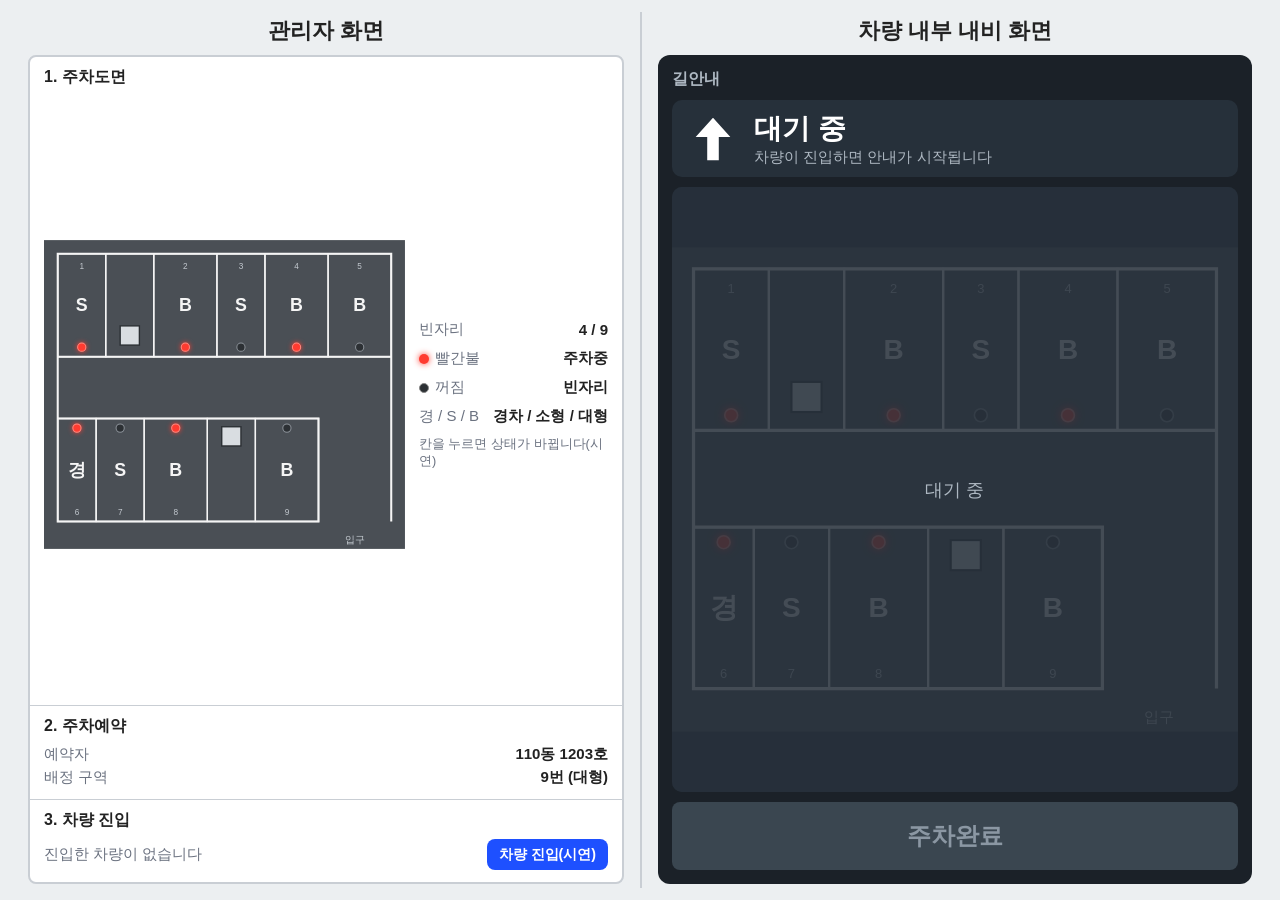
<file: parking/주차 안내 시스템 (관리자 _ 차량 내비 분할 예시).html>
<!DOCTYPE html>
<html lang="ko">
<head>
<meta charset="utf-8">
<meta name="viewport" content="width=device-width, initial-scale=1, viewport-fit=cover">
<title>주차 안내 시스템</title>
<style>
:root{box-sizing:border-box;padding-top:env(safe-area-inset-top,0px);padding-bottom:env(safe-area-inset-bottom,0px);--bg:#eceff1;--card:#fff;--ink:#222;--sub:#6b7280;--line:#c9ced4;--road:#4a4f55;--blue:#1e50ff}
html{scroll-padding-top:env(safe-area-inset-top,0px);height:100%}
@media (prefers-color-scheme:dark){:root:not([data-theme="light"]){--bg:#15181b;--card:#20252a;--ink:#e8e8e8;--sub:#9aa3ad;--line:#3a424a}}
:root[data-theme="dark"]{--bg:#15181b;--card:#20252a;--ink:#e8e8e8;--sub:#9aa3ad;--line:#3a424a}
*{box-sizing:border-box}
body{margin:0;height:100%;overflow:hidden;background:var(--bg);color:var(--ink);font-family:"Noto Sans KR","Malgun Gothic",sans-serif}
.frame{height:100%;padding:12px;display:grid;grid-template-columns:1fr 1fr}
.pane{min-height:0;display:flex;flex-direction:column;gap:10px;padding:4px 16px}
.pane+.pane{border-left:2px solid var(--line)}
h1{font-size:clamp(16px,2.4vh,22px);margin:0;text-align:center}
.box{flex:1;min-height:0;display:flex;flex-direction:column;border:2px solid var(--line);border-radius:8px;background:var(--card)}
.sec{padding:10px 14px;border-top:1px solid var(--line);font-size:clamp(12px,1.9vh,15px)}
.sec:first-child{border-top:0}
.sec h2{font-size:clamp(13px,2vh,16px);margin:0 0 6px}
.s1{flex:1;min-height:0;display:flex;flex-direction:column}
.s1 .in{flex:1;min-height:0;display:flex;gap:14px}
.s1 svg{height:100%;width:auto;max-width:64%;flex:none;border-radius:6px}
.side{display:flex;flex-direction:column;gap:6px;justify-content:center;flex:1}
.row{display:flex;justify-content:space-between;align-items:center;gap:8px;padding:2px 0}
.row span{color:var(--sub)}
.dot{display:inline-block;width:10px;height:10px;border-radius:50%;margin-right:6px;vertical-align:-1px}
.dot.r{background:#ff3b30;box-shadow:0 0 6px #ff3b30}
.dot.o{background:#2c3034;border:1px solid #888}
.hide{display:none}
/* 주차장 도면 */
.wall{fill:none;stroke:#f5f5f5;stroke-width:3}
.bay{fill:none;stroke:#f5f5f5;stroke-width:2}
.ty{font-size:26px;font-weight:700;fill:#f5f5f5;text-anchor:middle;dominant-baseline:central}
.no{font-size:12px;fill:#c3c9cf;text-anchor:middle}
.pil{fill:#d9dde1;stroke:#2b2f33;stroke-width:2}
.ledc{fill:#2c3034;stroke:#8a9097;stroke-width:1.5}
.occ .ledc{fill:#ff3b30;stroke:#ff8a80;filter:drop-shadow(0 0 4px #ff3b30)}
.b{cursor:pointer}
.b .fill{fill:transparent}
.guide .tg .fill{fill:rgba(77,163,255,.28)}
.guide .tg .bay{stroke:#4da3ff;stroke-width:4}
.route{display:none;fill:none;stroke:#4da3ff;stroke-width:8;stroke-linecap:round;stroke-linejoin:round}
.head{display:none;fill:#4da3ff}
.guide .route,.guide .head{display:block}
.ent{font-size:14px;fill:#c3c9cf;text-anchor:middle}
button{font:inherit;cursor:pointer;border:0;border-radius:8px;background:var(--blue);color:#fff;font-weight:700}
button:focus-visible{outline:3px solid #8aa8ff;outline-offset:2px}
.sim{padding:6px 12px;font-size:.95em}
.sim.alt{background:var(--line);color:var(--ink)}
/* 차량 내비 */
.car{flex:1;min-height:0;display:flex;flex-direction:column;gap:10px;background:#1b2128;color:#fff;border-radius:12px;padding:14px}
.car h2{margin:0;font-size:clamp(13px,2vh,16px);color:#aeb8c2}
.turn{display:flex;align-items:center;gap:14px;background:#26303a;border-radius:10px;padding:10px 14px}
.turn svg{width:clamp(36px,6vh,56px);height:clamp(36px,6vh,56px);flex:none}
.turn strong{font-size:clamp(18px,3.4vh,28px);display:block}
.turn span{color:#aeb8c2;font-size:clamp(12px,1.9vh,15px)}
.nav{flex:1;min-height:0;background:#26303a;border-radius:10px;position:relative;display:flex;justify-content:center}
.nav svg{height:100%;width:auto;max-width:100%}
.idle{position:absolute;inset:0;display:flex;align-items:center;justify-content:center;color:#aeb8c2;font-size:clamp(14px,2.2vh,18px);background:rgba(38,48,58,.85);border-radius:10px}
#done{padding:clamp(10px,2vh,18px);font-size:clamp(16px,3vh,24px)}
#done:disabled{background:#3a4650;color:#8b97a3;cursor:not-allowed}
</style>
</head>
<body>
<div class="frame">

<section class="pane" aria-label="관리자 화면">
  <h1>관리자 화면</h1>
  <div class="box">
    <div class="sec s1">
      <h2>1. 주차도면</h2>
      <div class="in">
        <svg class="lot" id="adm" viewBox="0 0 526 450" role="img" aria-label="주차장 도면. 칸을 누르면 주차 상태가 바뀝니다"></svg>
        <div class="side">
          <div class="row"><span>빈자리</span><b id="free">-</b></div>
          <div class="row"><span><i class="dot r"></i>빨간불</span><b>주차중</b></div>
          <div class="row"><span><i class="dot o"></i>꺼짐</span><b>빈자리</b></div>
          <div class="row"><span>경 / S / B</span><b>경차 / 소형 / 대형</b></div>
          <div class="row"><span style="font-size:.85em">칸을 누르면 상태가 바뀝니다(시연)</span></div>
        </div>
      </div>
    </div>
    <div class="sec">
      <h2>2. 주차예약</h2>
      <div class="row"><span>예약자</span><b>110동 1203호</b></div>
      <div class="row"><span>배정 구역</span><b>9번 (대형)</b></div>
    </div>
    <div class="sec">
      <h2>3. 차량 진입</h2>
      <div id="idle3" class="row"><span>진입한 차량이 없습니다</span><button id="enter" class="sim" type="button">차량 진입(시연)</button></div>
      <div id="info3" class="hide">
        <div class="row"><span>차량번호</span><b>12가 3456</b></div>
        <div class="row"><span>상태</span><b id="st">차량 안내 시작</b><button id="reset" class="sim alt" type="button">초기화</button></div>
      </div>
    </div>
  </div>
</section>

<section class="pane" aria-label="차량 내부 내비 화면">
  <h1>차량 내부 내비 화면</h1>
  <div class="car">
    <h2>길안내</h2>
    <div class="turn">
      <svg viewBox="0 0 56 56" aria-hidden="true"><path d="M28 6 L46 26 L34 26 L34 50 L22 50 L22 26 L10 26 Z" fill="#fff"/></svg>
      <div><strong id="dist">대기 중</strong><span id="dest">차량이 진입하면 안내가 시작됩니다</span></div>
    </div>
    <div class="nav">
      <svg class="lot" id="nav" viewBox="0 0 526 450" aria-hidden="true"></svg>
      <div id="idle" class="idle">대기 중</div>
    </div>
    <button id="done" type="button" disabled>주차완료</button>
  </div>
</section>

</div>
<script>
const $=id=>document.getElementById(id);
// 칸 종류와 폭: 경(경차) 56, S(소형) 70, B(대형) 92, P(기둥칸) 70
const ROWS=[
 {y:20,led:156,pil:125,items:["S","P","B","S","B","B"]},
 {y:260,led:274,pil:272,items:["경","S","B","P","B"]}
];
const W={"경":56,S:70,B:92,P:70},H=150,INIT=[1,2,4,6,8],TARGET=9;
function lot(){
  let s='<rect width="526" height="450" fill="#4a4f55"/>';
  let n=0;
  ROWS.forEach(r=>{let x=20;r.items.forEach(t=>{
    const w=W[t],cx=x+w/2;
    if(t==="P"){
      s+=`<rect class="bay" x="${x}" y="${r.y}" width="${w}" height="${H}"/><rect class="pil" x="${cx-14}" y="${r.pil}" width="28" height="28"/>`;
    }else{
      n++;
      s+=`<g class="b" data-id="${n}"><rect class="fill bay" x="${x}" y="${r.y}" width="${w}" height="${H}"/>`+
         `<text class="ty" x="${cx}" y="${r.y+H/2}">${t}</text><text class="no" x="${cx}" y="${r.y===20?r.y+22:r.y+H-10}">${n}</text>`+
         `<circle class="ledc" cx="${cx}" cy="${r.led}" r="6"/></g>`;
    }
    x+=w;});});
  s+='<path class="wall" d="M506 410 V20 H20 V410 H400 V260 H20 M20 170 H506"/>';
  s+='<path class="route" d="M453 418 V215 H354 V282"/><polygon class="head" points="340,280 368,280 354,305"/>';
  s+='<text class="ent" x="453" y="441">입구</text>';
  return s;
}
["adm","nav"].forEach(i=>{$(i).innerHTML=lot();});
document.querySelectorAll("#nav .b").forEach(g=>g.style.pointerEvents="none");
document.querySelector("#nav").querySelectorAll(".b").forEach(()=>{});
// 안내 대상 칸 표시
document.querySelectorAll(`.b[data-id="${TARGET}"]`).forEach(g=>g.classList.add("tg"));

let occ=new Set(INIT),state="idle";
function render(){
  document.querySelectorAll(".b").forEach(g=>g.classList.toggle("occ",occ.has(+g.dataset.id)));
  ["adm","nav"].forEach(i=>$(i).classList.toggle("guide",state==="guide"));
  $("free").textContent=(9-occ.size)+" / 9";
  $("idle3").classList.toggle("hide",state!=="idle");
  $("info3").classList.toggle("hide",state==="idle");
  $("st").textContent=state==="done"?"주차 완료 (9번)":"차량 안내 시작";
  $("idle").classList.toggle("hide",state!=="idle");
  $("done").disabled=state!=="guide";
  $("dist").textContent=state==="idle"?"대기 중":state==="guide"?"직진 80m":"주차 완료";
  $("dest").textContent=state==="idle"?"차량이 진입하면 안내가 시작됩니다":state==="guide"?"9번 대형 주차구역으로 안내 중":"안내를 종료했습니다";
}
$("adm").addEventListener("click",e=>{
  const g=e.target.closest(".b");if(!g)return;
  const id=+g.dataset.id;if(state==="guide"&&id===TARGET)return;
  occ.has(id)?occ.delete(id):occ.add(id);render();
});
$("enter").onclick=()=>{occ.delete(TARGET);state="guide";render();};
$("done").onclick=()=>{occ.add(TARGET);state="done";render();};
$("reset").onclick=()=>{occ=new Set(INIT);state="idle";render();};
render();
</script>
</body>
</html>
</file>
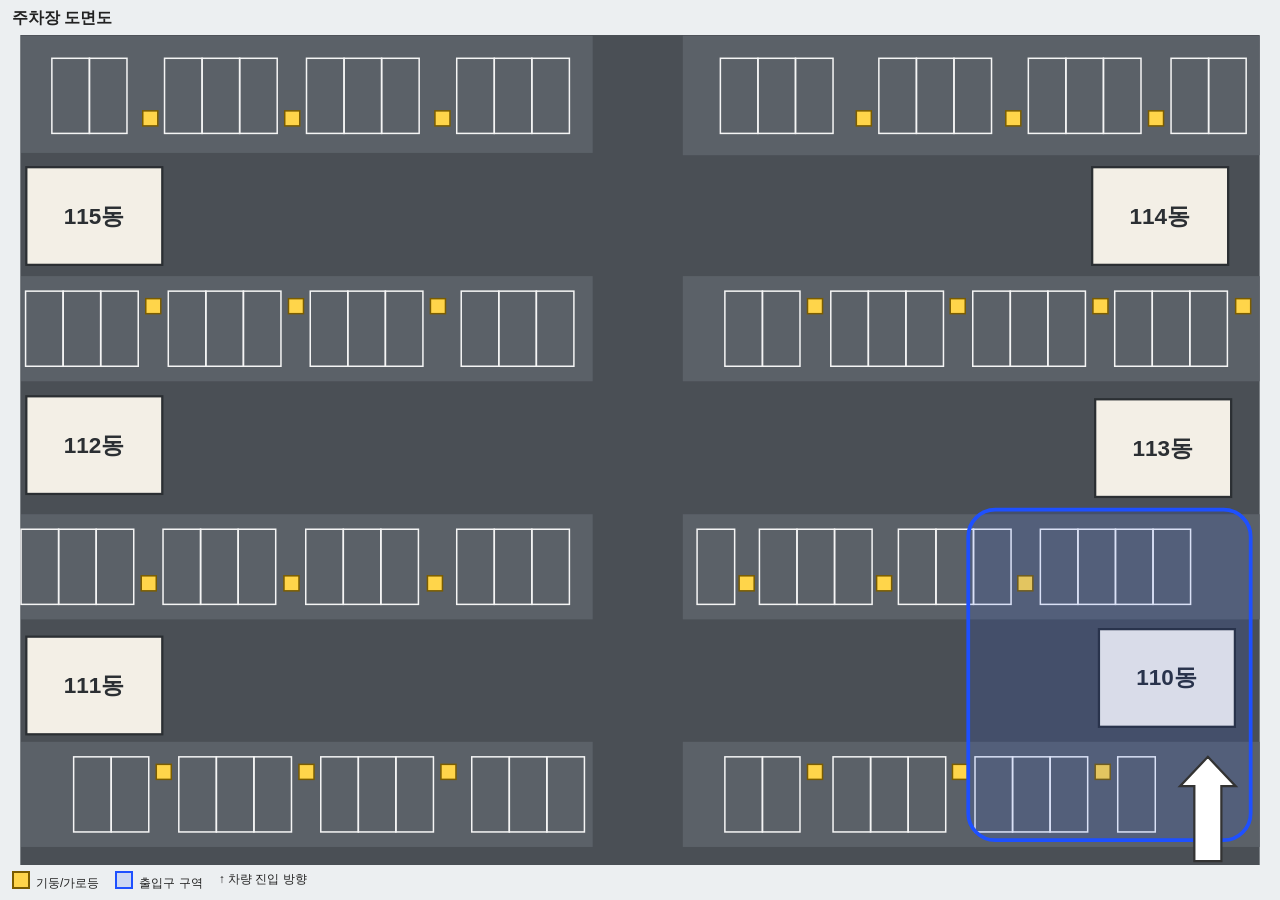
<file: parking/주차장 전체 도면도.html>
<!DOCTYPE html>
<html lang="ko">
<head>
<meta charset="utf-8">
<meta name="viewport" content="width=device-width, initial-scale=1, viewport-fit=cover">
<title>주차장 도면도</title>
<style>
    :root{
        box-sizing:border-box;
        padding-top:env(safe-area-inset-top,0px);
        padding-bottom:env(safe-area-inset-bottom,0px);
        --bg:#eceff1;--road:#4a4f55;
        --zone:#5b6168;
        --line:#f5f5f5;
        --bld:#f3efe6;
        --bldline:#2b2f33;
        --ink:#222;
        --pole:#ffd54a
    }

    html{
        scroll-padding-top:env(safe-area-inset-top,0px);
        height:100%
    }
    
    @media (prefers-color-scheme:dark){:root:not([data-theme="light"]){--bg:#15181b;--ink:#e8e8e8}}
    
    :root[data-theme="dark"]{--bg:#15181b;--ink:#e8e8e8}
    body{
        margin:0;
        height:100%;
        overflow:hidden;
        background:var(--bg);
        color:var(--ink);
        font-family:"Noto Sans KR","Malgun Gothic",sans-serif
    }

    main{
        height:100%;
        box-sizing:border-box;
        padding:8px 12px;
        display:flex;
        flex-direction:column;
        gap:6px
    }

    h1{
        font-size:16px;margin:0;
        flex:none
    }

    .wrap{
        flex:1;
        min-height:0
    }

    svg{
        width:100%;
        height:100%;
        display:block;
        border-radius:6px;
        overflow:hidden
    }

    .bay{
        fill:none;
        stroke:var(--line);
        stroke-width:2
    }
    
    .zone{fill:var(--zone)}

    .pole{
        fill:var(--pole);
        stroke:#7a5c00;
        stroke-width:2
    }

    .bld{
        fill:var(--bld);
        stroke:var(--bldline);
        stroke-width:3
    }

    .bt{
        font-size:30px;
        font-weight:700;
        fill:var(--bldline);
        text-anchor:middle;
        dominant-baseline:central
    }

    .hl{
        fill:rgba(30,80,255,.12);
        stroke:#1e50ff;
        stroke-width:5
    }

    .arrow{
        fill:#fff;
        stroke:#333;
        stroke-width:3
    }

    .legend{
        flex:none;
        display:flex;
        gap:16px;
        font-size:12px;
        flex-wrap:wrap
    }

    .legend i{
        display:inline-block;
        width:14px;
        height:14px;
        vertical-align:-2px;
        margin-right:6px
    }
</style>
</head>

<body>
    <main>
        <h1>주차장 도면도</h1>
        <div class="wrap">
            <svg id="s" viewBox="0 0 1650 1105" preserveAspectRatio="xMidYMid meet" role="img" aria-label="110동~115동 주차장 도면도">
                <rect width="1650" height="1105" fill="var(--road)"/>
                <g id="zones"></g><g id="bays"></g><g id="poles"></g><g id="blds"></g>
                <rect class="hl" x="1262" y="632" width="376" height="440" rx="36"/>
                <path class="arrow" d="M1581 961 L1618 1000 L1599 1000 L1599 1100 L1563 1100 L1563 1000 L1544 1000 Z"/>
            </svg>
        </div>

        <div class="legend">
            <span><i style="background:#ffd54a;border:2px solid #7a5c00"></i>기둥/가로등</span>
            <span><i style="border:2px solid #1e50ff;background:rgba(30,80,255,.15)"></i>출입구 구역</span>
            <span>↑ 차량 진입 방향</span>
        </div>
    </main>

    <script>
        // 구역: [x1,y1,x2,y2], 주차칸 시작: [x, 칸수], 기둥: [x,y]
        // 오른쪽 구역 x2는 viewBox 너비(1650)를 넘지 않게 1650으로 통일
        const R=[
            {z:[1,1,762,157],y:31,b:[[42,2],[192,3],[381,3],[581,3]],p:[[163,101],[352,101],[552,101]]},                
            {z:[882,1,1650,160],y:31,b:[[932,3],[1143,3],[1342,3],[1532,2]],p:[[1113,101],[1312,101],[1502,101]]},
            {z:[1,321,762,461],y:341,b:[[7,3],[197,3],[386,3],[587,3]],p:[[167,351],[357,351],[546,351]]},
            {z:[882,321,1650,461],y:341,b:[[938,2],[1079,3],[1268,3],[1457,3]],p:[[1048,351],[1238,351],[1428,351],[1618,351]]},
            {z:[1,638,762,778],y:658,b:[[1,3],[190,3],[380,3],[581,3]],p:[[161,720],[351,720],[542,720]]},
            {z:[882,638,1650,778],y:658,b:[[901,1],[984,3],[1169,3],[1358,4]],p:[[957,720],[1140,720],[1328,720]]},
            {z:[1,941,762,1081],y:961,b:[[71,2],[211,3],[400,3],[601,3]],p:[[181,971],[371,971],[560,971]]},
            {z:[882,941,1650,1081],y:961,b:[[938,2],[1082,3],[1271,3],[1461,1]],p:[[1048,971],[1241,971],[1431,971]]}
        ];

        const B=[["115동",8,176],["114동",1427,176],["112동",8,481],["113동",1431,485],["111동",8,801],["110동",1436,791]];
        let z="",b="",p="",d="";

        R.forEach(r=>{
            z+=`<rect class="zone" x="${r.z[0]}" y="${r.z[1]}" width="${r.z[2]-r.z[0]}" height="${r.z[3]-r.z[1]}"/>`;
            r.b.forEach(([x,n])=>{for(let i=0;i<n;i++)b+=`<rect class="bay" x="${x+i*50}" y="${r.y}" width="50" height="100"/>`});
            r.p.forEach(([x,y])=>p+=`<rect class="pole" x="${x}" y="${y}" width="20" height="20"/>`);
        });

        B.forEach(([t,x,y])=>d+=`<rect class="bld" x="${x}" y="${y}" width="181" height="130"/><text class="bt" x="${x+90}" y="${y+65}">${t}</text>`);
        zones.innerHTML=z;bays.innerHTML=b;poles.innerHTML=p;blds.innerHTML=d;
    </script>
    </body>
</html>
</file>
